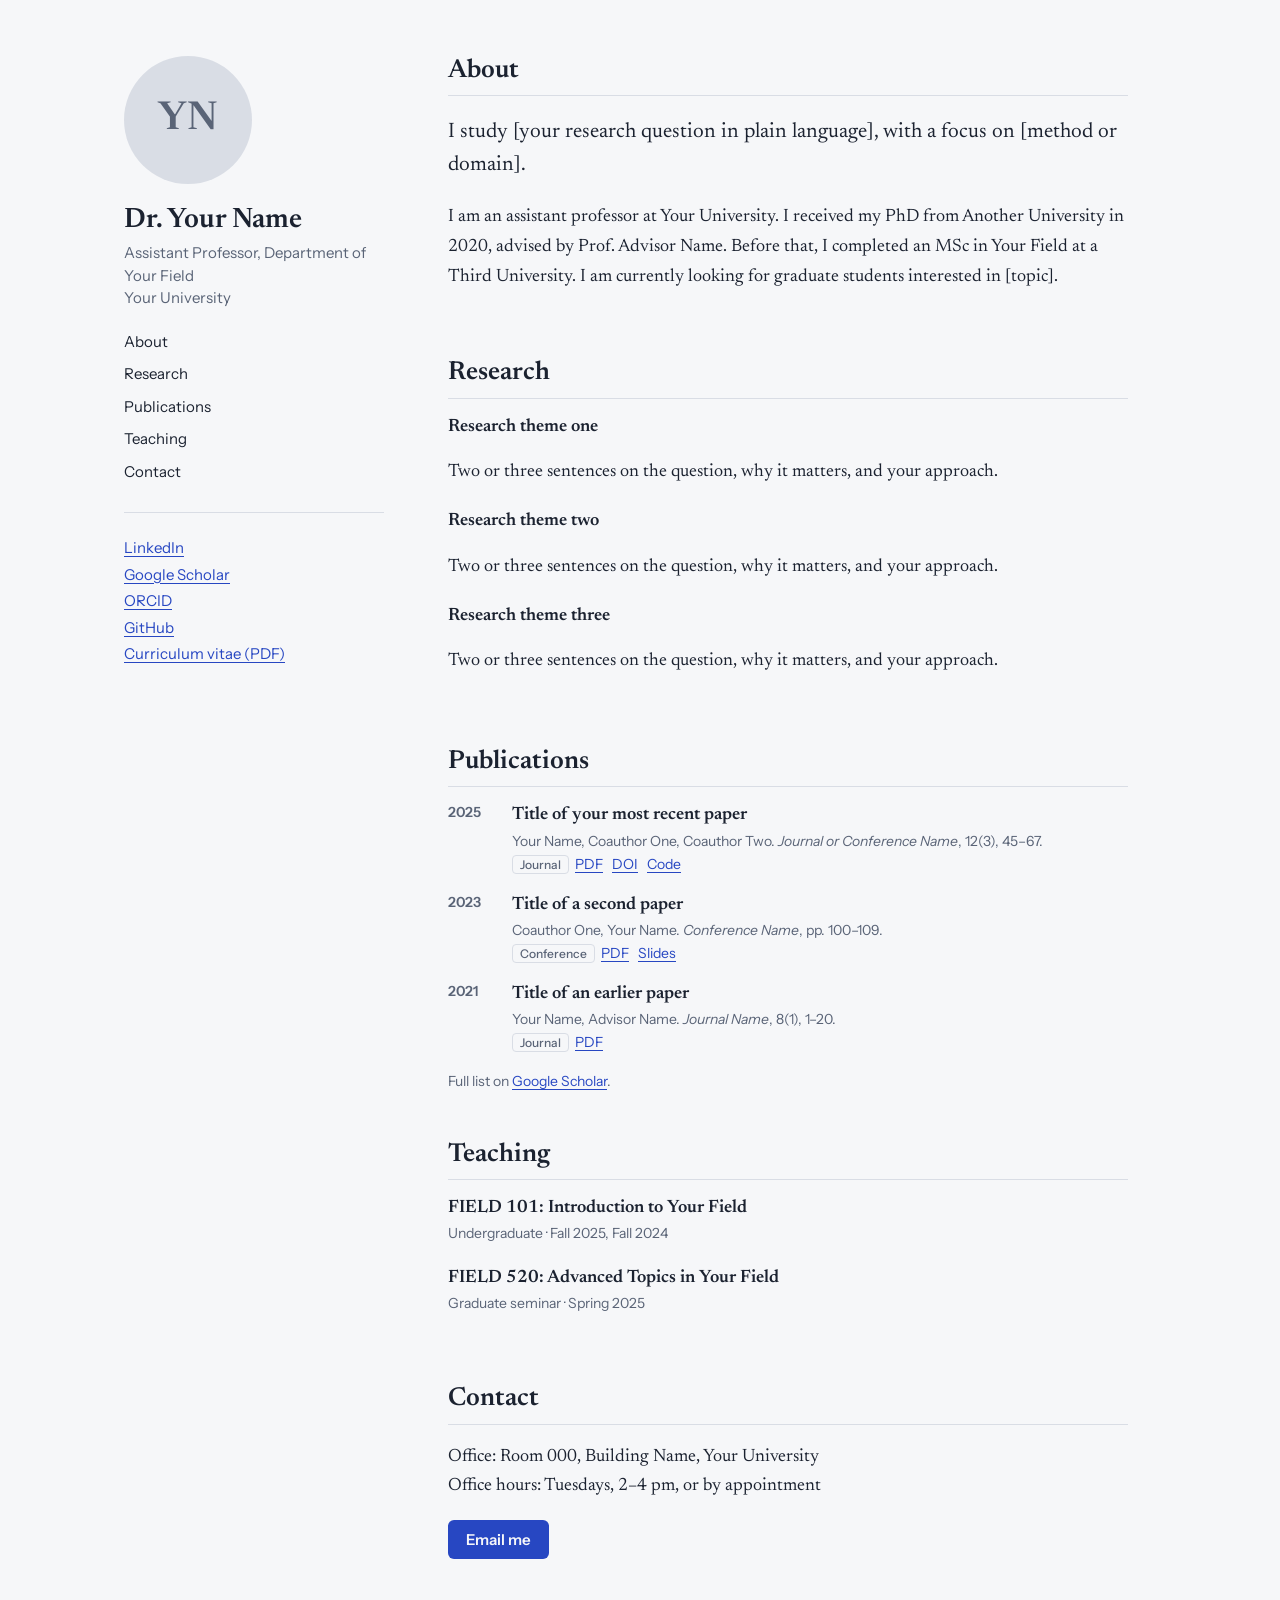
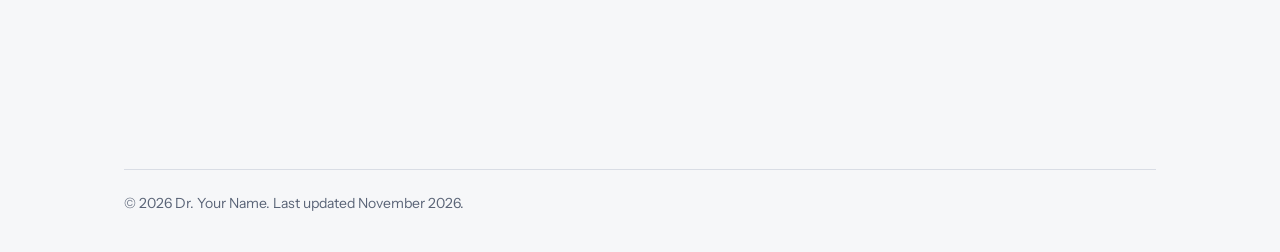
<file: index_1.html>
<!DOCTYPE html>
<html lang="en">
<head>
<meta charset="utf-8">
<meta name="viewport" content="width=device-width, initial-scale=1">
<title>Dr. Your Name | Academic Website</title>
<meta name="description" content="Academic website of Dr. Your Name: research, publications, teaching and contact.">
<link rel="preconnect" href="https://fonts.googleapis.com">
<link rel="preconnect" href="https://fonts.gstatic.com" crossorigin>
<link href="https://fonts.googleapis.com/css2?family=Newsreader:ital,wght@0,400;0,600;1,400&family=Instrument+Sans:wght@400;500;600&display=swap" rel="stylesheet">
<style>
:root{
  --bg:#F6F7F9; --panel:#FFFFFF; --ink:#1B2230; --muted:#5A6477; --line:#D9DDE5; --accent:#2747C2;
  --serif:"Newsreader",Georgia,"Times New Roman",serif;
  --sans:"Instrument Sans",system-ui,-apple-system,"Segoe UI",sans-serif;
}
@media (prefers-color-scheme:dark){
  :root{--bg:#12151C; --panel:#191D27; --ink:#E8EBF2; --muted:#9AA3B5; --line:#2A3040; --accent:#8FA6FF}
}
*{box-sizing:border-box}
html{scroll-behavior:smooth}
body{margin:0;background:var(--bg);color:var(--ink);font:18px/1.65 var(--serif)}
a{color:var(--accent);text-underline-offset:3px}
a:focus-visible{outline:3px solid var(--accent);outline-offset:3px;border-radius:2px}
.wrap{max-width:1080px;margin:0 auto;padding:0 24px;display:grid;grid-template-columns:260px 1fr;gap:64px}
aside{position:sticky;top:0;align-self:start;padding:56px 0;font-family:var(--sans);font-size:15px;line-height:1.5}
.avatar{width:128px;height:128px;border-radius:50%;background:var(--line);display:grid;place-items:center;font:600 40px var(--serif);color:var(--muted);margin-bottom:20px;overflow:hidden}
.avatar img{width:100%;height:100%;object-fit:cover}
aside h1{font:600 28px/1.15 var(--serif);margin:0 0 6px}
aside p{margin:0 0 16px;color:var(--muted)}
nav ul,.links{list-style:none;margin:0;padding:0}
nav a{display:block;padding:5px 0;color:var(--ink);text-decoration:none;border-left:2px solid transparent;padding-left:12px;margin-left:-14px}
nav a:hover{border-color:var(--accent);color:var(--accent)}
.links{margin-top:24px;padding-top:20px;border-top:1px solid var(--line)}
.links li{margin:4px 0}
main{padding:56px 0 80px;max-width:68ch}
section{padding-bottom:48px;scroll-margin-top:24px}
h2{font:600 26px/1.2 var(--serif);margin:0 0 16px;padding-bottom:8px;border-bottom:1px solid var(--line)}
h3{font:600 18px/1.4 var(--serif);margin:0}
.lead{font-size:21px;line-height:1.55}
.item{margin:0 0 22px}
.meta{font:14px/1.5 var(--sans);color:var(--muted);margin:2px 0 0}
.year{font:600 14px var(--sans);color:var(--muted)}
.pub{display:grid;grid-template-columns:52px 1fr;gap:12px;margin:0 0 18px}
.tag{display:inline-block;font:500 12px var(--sans);border:1px solid var(--line);border-radius:4px;padding:1px 7px;margin-right:6px;color:var(--muted)}
.btn{display:inline-block;font:600 15px var(--sans);background:var(--accent);color:var(--bg);padding:10px 18px;border-radius:6px;text-decoration:none}
.btn:hover{opacity:.9}
footer{font:14px var(--sans);color:var(--muted);padding:24px 0 40px;border-top:1px solid var(--line);grid-column:1/-1}
@media (max-width:820px){
  .wrap{grid-template-columns:1fr;gap:0}
  aside{position:static;padding:40px 0 8px}
  nav ul{display:flex;flex-wrap:wrap;gap:4px 18px}
  nav a{border:0;padding:4px 0;margin:0}
  main{padding-top:24px}
}
@media (prefers-reduced-motion:reduce){html{scroll-behavior:auto}}
</style>
</head>
<body>
<div class="wrap">
  <aside>
    <!-- Replace the initials with <img src="photo.jpg" alt="Portrait of Dr. Your Name"> -->
    <div class="avatar" aria-hidden="true">YN</div>
    <h1>Dr. Your Name</h1>
    <p>Assistant Professor, Department of Your Field<br>Your University</p>
    <nav aria-label="Sections">
      <ul>
        <li><a href="#about">About</a></li>
        <li><a href="#research">Research</a></li>
        <li><a href="#publications">Publications</a></li>
        <li><a href="#teaching">Teaching</a></li>
        <li><a href="#contact">Contact</a></li>
      </ul>
    </nav>
    <ul class="links">
      <li><a href="https://www.linkedin.com/in/your-profile" target="_blank" rel="noopener">LinkedIn</a></li>
      <li><a href="https://scholar.google.com/" target="_blank" rel="noopener">Google Scholar</a></li>
      <li><a href="https://orcid.org/" target="_blank" rel="noopener">ORCID</a></li>
      <li><a href="https://github.com/your-username" target="_blank" rel="noopener">GitHub</a></li>
      <li><a href="cv.pdf">Curriculum vitae (PDF)</a></li>
    </ul>
  </aside>

  <main>
    <section id="about">
      <h2>About</h2>
      <p class="lead">I study [your research question in plain language], with a focus on [method or domain].</p>
      <p>I am an assistant professor at Your University. I received my PhD from Another University in 2020, advised by Prof. Advisor Name. Before that, I completed an MSc in Your Field at a Third University. I am currently looking for graduate students interested in [topic].</p>
    </section>

    <section id="research">
      <h2>Research</h2>
      <div class="item">
        <h3>Research theme one</h3>
        <p>Two or three sentences on the question, why it matters, and your approach.</p>
      </div>
      <div class="item">
        <h3>Research theme two</h3>
        <p>Two or three sentences on the question, why it matters, and your approach.</p>
      </div>
      <div class="item">
        <h3>Research theme three</h3>
        <p>Two or three sentences on the question, why it matters, and your approach.</p>
      </div>
    </section>

    <section id="publications">
      <h2>Publications</h2>
      <div class="pub">
        <span class="year">2025</span>
        <div><h3>Title of your most recent paper</h3>
          <p class="meta">Your Name, Coauthor One, Coauthor Two. <em>Journal or Conference Name</em>, 12(3), 45–67.</p>
          <p class="meta"><span class="tag">Journal</span><a href="#">PDF</a> &nbsp; <a href="#">DOI</a> &nbsp; <a href="#">Code</a></p></div>
      </div>
      <div class="pub">
        <span class="year">2023</span>
        <div><h3>Title of a second paper</h3>
          <p class="meta">Coauthor One, Your Name. <em>Conference Name</em>, pp. 100–109.</p>
          <p class="meta"><span class="tag">Conference</span><a href="#">PDF</a> &nbsp; <a href="#">Slides</a></p></div>
      </div>
      <div class="pub">
        <span class="year">2021</span>
        <div><h3>Title of an earlier paper</h3>
          <p class="meta">Your Name, Advisor Name. <em>Journal Name</em>, 8(1), 1–20.</p>
          <p class="meta"><span class="tag">Journal</span><a href="#">PDF</a></p></div>
      </div>
      <p class="meta">Full list on <a href="https://scholar.google.com/">Google Scholar</a>.</p>
    </section>

    <section id="teaching">
      <h2>Teaching</h2>
      <div class="item">
        <h3>FIELD 101: Introduction to Your Field</h3>
        <p class="meta">Undergraduate · Fall 2025, Fall 2024</p>
      </div>
      <div class="item">
        <h3>FIELD 520: Advanced Topics in Your Field</h3>
        <p class="meta">Graduate seminar · Spring 2025</p>
      </div>
    </section>

    <section id="contact">
      <h2>Contact</h2>
      <p>Office: Room 000, Building Name, Your University<br>Office hours: Tuesdays, 2–4 pm, or by appointment</p>
      <p><a class="btn" href="mailto:you@university.edu">Email me</a></p>
    </section>
  </main>

  <footer>© 2026 Dr. Your Name. Last updated November 2026.</footer>
</div>
</body>
</html>
</file>
